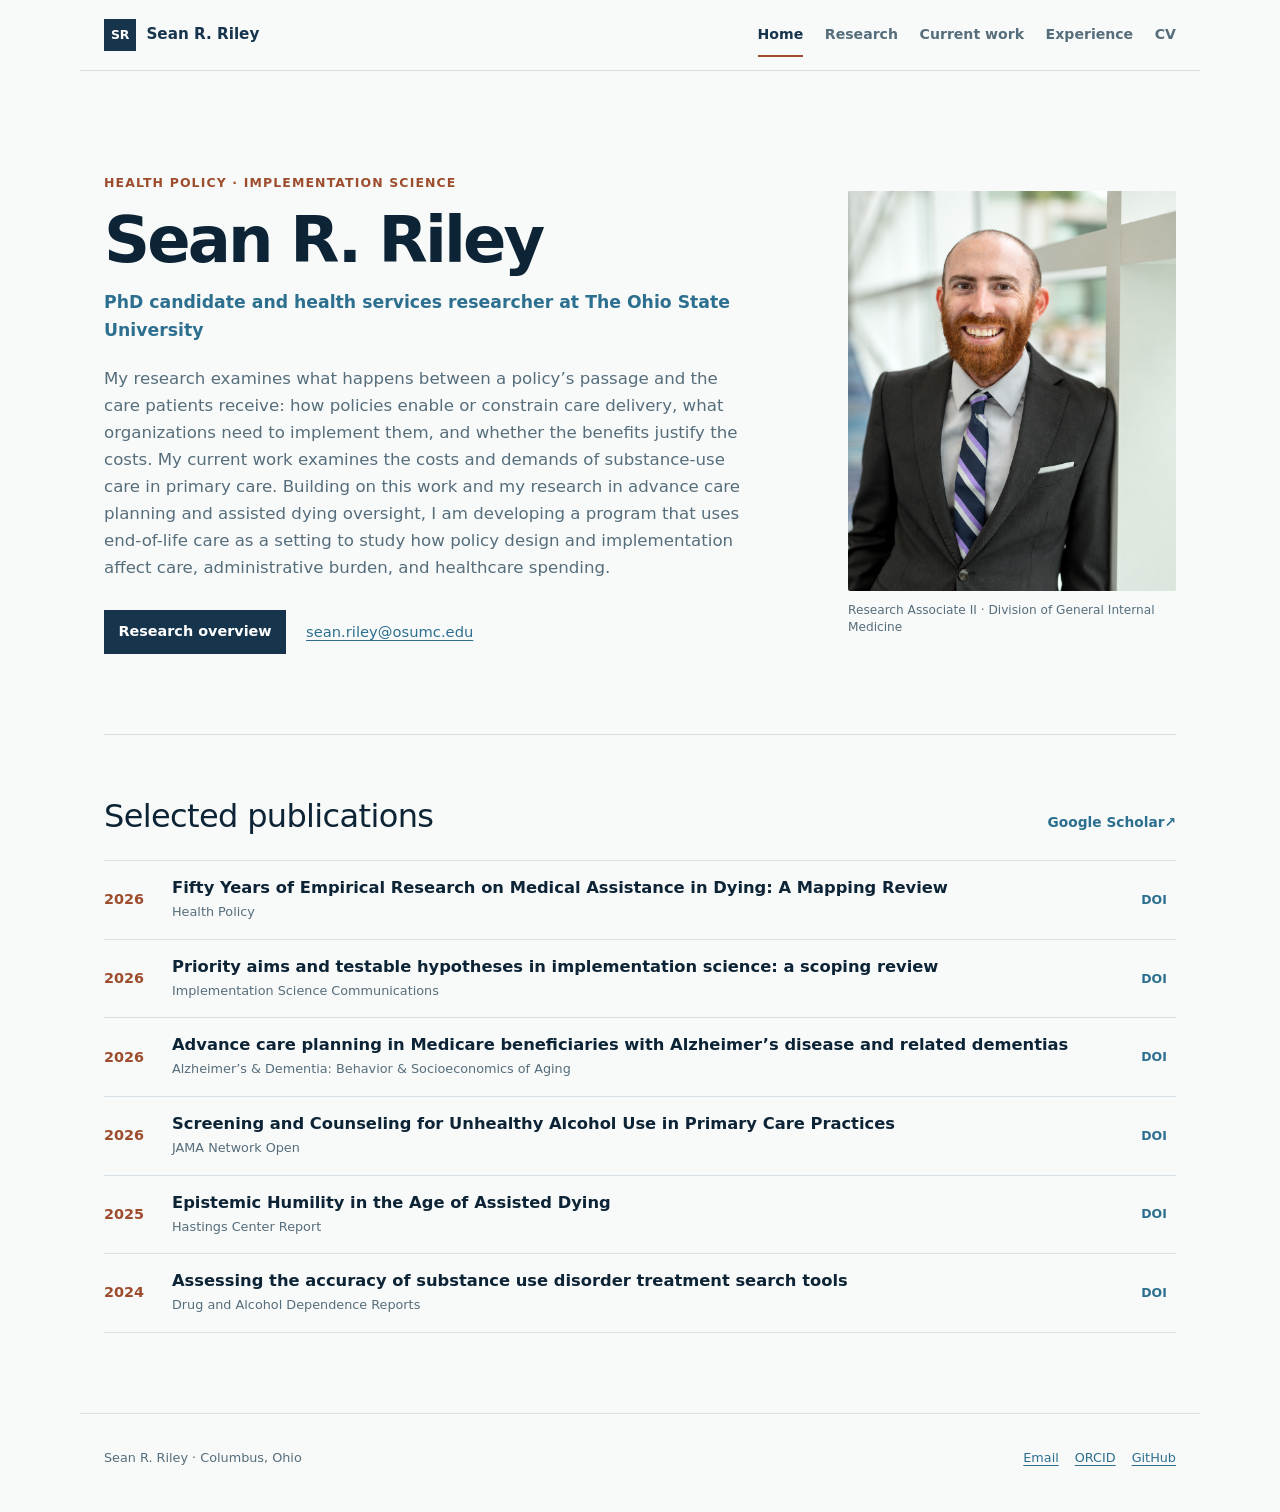
<file: index.html>
<!doctype html>
<html lang="en">
  <head>
    <meta charset="utf-8" />
    <meta name="viewport" content="width=device-width, initial-scale=1" />
    <meta name="description" content="Sean R. Riley studies how policy design and organizational resources shape care, with a developing research program in end-of-life policy implementation." />
    <meta name="theme-color" content="#17344d" />
    <title>Sean R. Riley | Health Policy Researcher</title>
    <link rel="stylesheet" href="styles.css" />
  </head>
  <body>
    <a class="skip-link" href="#main">Skip to content</a>
    <header class="site-header">
      <a class="wordmark" href="index.html" aria-label="Sean R. Riley, home">
        <span class="wordmark-mark">SR</span>
        <span>Sean R. Riley</span>
      </a>
      <nav class="desktop-nav" aria-label="Primary navigation">
        <a class="active" href="index.html" aria-current="page">Home</a>
        <a href="research.html">Research</a>
        <a href="agenda.html">Current work</a>
        <a href="experience.html">Experience</a>
        <a href="Sean-Riley-CV-Sep-2026.docx" download>CV</a>
      </nav>
      <details class="mobile-nav">
        <summary>Menu</summary>
        <div>
          <a href="index.html">Home</a>
          <a href="research.html">Research</a>
          <a href="agenda.html">Current work</a>
          <a href="experience.html">Experience</a>
          <a href="Sean-Riley-CV-Sep-2026.docx" download>Download CV</a>
        </div>
      </details>
    </header>

    <main id="main" class="home-main">
      <section class="home-intro">
        <div class="intro-copy">
          <p class="eyebrow">Health policy · implementation science</p>
          <h1>Sean R. Riley</h1>
          <p class="role">PhD candidate and health services researcher at The Ohio State University</p>
          <p class="bio">My research examines what happens between a policy’s passage and the care patients receive: how policies enable or constrain care delivery, what organizations need to implement them, and whether the benefits justify the costs.  My current work examines the costs and demands of substance-use care in primary care. Building on this work and my research in advance care planning and assisted dying oversight, I am developing a program that uses end-of-life care as a setting to study how policy design and implementation affect care, administrative burden, and healthcare spending.</p>
          <div class="intro-links">
            <a class="button" href="research.html">Research overview</a>
            <a class="text-link" href="mailto:sean.riley@osumc.edu">sean.riley@osumc.edu</a>
          </div>
        </div>
        <figure class="profile-photo">
          <img src="sean-riley-headshot-enhanced.png" alt="Sean Riley smiling in a professional portrait" width="1024" height="1536" fetchpriority="high" decoding="async" />
          <figcaption>Research Associate II · Division of General Internal Medicine</figcaption>
        </figure>
      </section>

      <section class="selected-publications" id="publications" aria-labelledby="publications-title">
        <div class="section-title-row">
          <h2 id="publications-title">Selected publications</h2>
          <a href="https://scholar.google.com/citations?user=aJ2f6VgAAAAJ&amp;hl=en" target="_blank" rel="noreferrer">Google Scholar <span aria-hidden="true">↗</span></a>
        </div>
        <ol class="publication-list">
          <li>
            <span class="pub-year">2026</span>
            <div><h3>Fifty Years of Empirical Research on Medical Assistance in Dying: A Mapping Review</h3><p>Health Policy</p></div>
            <a href="https://doi.org/10.1016/j.healthpol.2026.105745" target="_blank" rel="noreferrer" aria-label="Open the Mapping Review publication">DOI</a>
          </li>
          <li>
            <span class="pub-year">2026</span>
            <div><h3>Priority aims and testable hypotheses in implementation science: a scoping review</h3><p>Implementation Science Communications</p></div>
            <a href="https://doi.org/10.1186/s43058-026-01058-y" target="_blank" rel="noreferrer" aria-label="Open the PATHs scoping review publication">DOI</a>
          </li>
          <li>
            <span class="pub-year">2026</span>
            <div><h3>Advance care planning in Medicare beneficiaries with Alzheimer’s disease and related dementias</h3><p>Alzheimer’s &amp; Dementia: Behavior &amp; Socioeconomics of Aging</p></div>
            <a href="https://doi.org/10.1002/bsa3.70070" target="_blank" rel="noreferrer" aria-label="Open the advance care planning publication">DOI</a>
          </li>
          <li>
            <span class="pub-year">2026</span>
            <div><h3>Screening and Counseling for Unhealthy Alcohol Use in Primary Care Practices</h3><p>JAMA Network Open</p></div>
            <a href="https://doi.org/10.1001/jamanetworkopen.2025.53518" target="_blank" rel="noreferrer" aria-label="Open the unhealthy alcohol use publication">DOI</a>
          </li>
          <li>
            <span class="pub-year">2025</span>
            <div><h3>Epistemic Humility in the Age of Assisted Dying</h3><p>Hastings Center Report</p></div>
            <a href="https://doi.org/10.1002/hast.4960" target="_blank" rel="noreferrer" aria-label="Open the epistemic humility publication">DOI</a>
          </li>
          <li>
            <span class="pub-year">2024</span>
            <div><h3>Assessing the accuracy of substance use disorder treatment search tools</h3><p>Drug and Alcohol Dependence Reports</p></div>
            <a href="https://doi.org/10.1016/j.dadr.2024.100249" target="_blank" rel="noreferrer" aria-label="Open the treatment search tools publication">DOI</a>
          </li>
        </ol>
      </section>
    </main>

    <footer>
      <p>Sean R. Riley · Columbus, Ohio</p>
      <div>
        <a href="mailto:sean.riley@osumc.edu">Email</a>
        <a href="https://orcid.org/0000-0002-2005-030X" target="_blank" rel="noreferrer">ORCID</a>
        <a href="https://github.com/thenextseanriley" target="_blank" rel="noreferrer">GitHub</a>
      </div>
    </footer>
  </body>
</html>
</file>
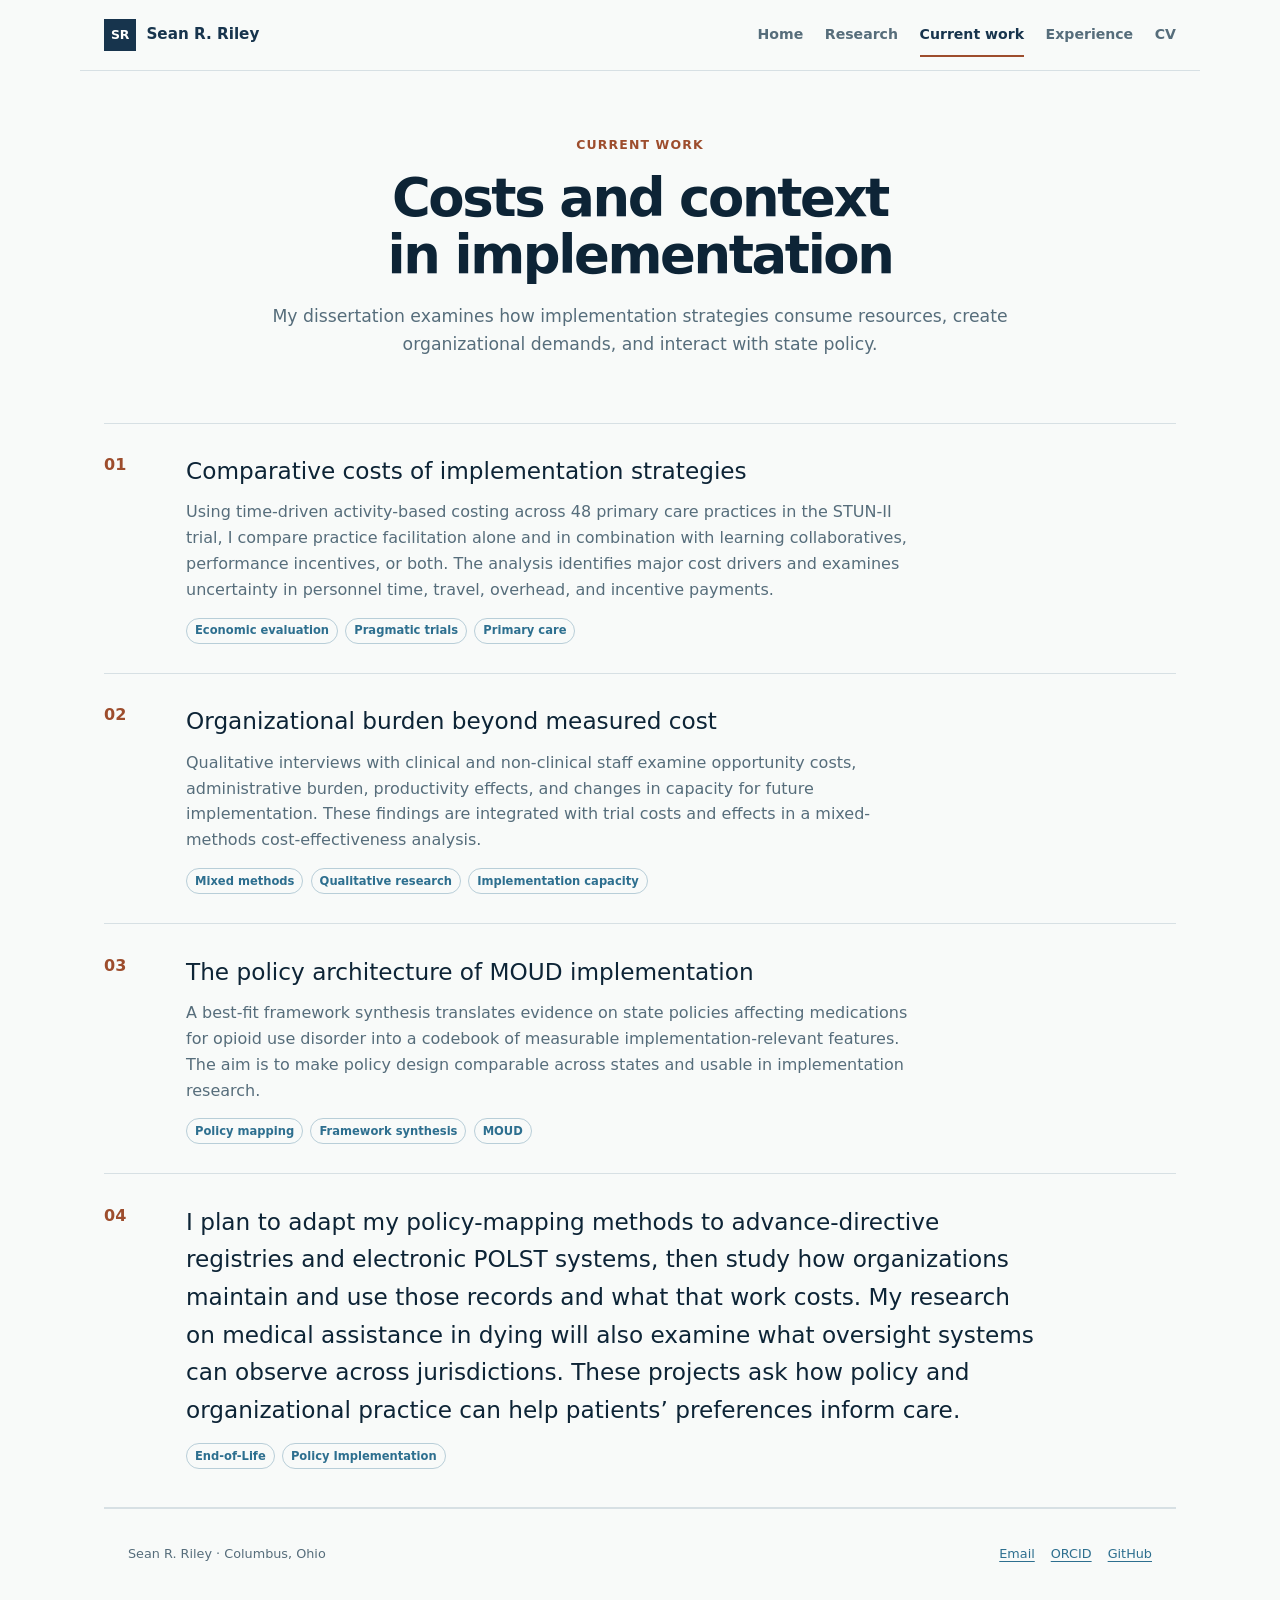
<file: agenda.html>
<!doctype html>
<html lang="en">
  <head>
    <meta charset="utf-8" />
    <meta name="viewport" content="width=device-width, initial-scale=1" />
    <meta name="description" content="Sean R. Riley's current research on implementation costs, organizational burden, and policy mapping." />
    <meta name="theme-color" content="#17344d" />
    <title>Current Work | Sean R. Riley</title>
    <link rel="stylesheet" href="styles.css" />
  </head>
  <body>
    <a class="skip-link" href="#main">Skip to content</a>
    <header class="site-header">
      <a class="wordmark" href="index.html" aria-label="Sean R. Riley, home"><span class="wordmark-mark">SR</span><span>Sean R. Riley</span></a>
      <nav class="desktop-nav" aria-label="Primary navigation">
        <a href="index.html">Home</a><a href="research.html">Research</a><a class="active" href="agenda.html" aria-current="page">Current work</a><a href="experience.html">Experience</a><a href="Sean-Riley-CV-Sep-2026.docx" download>CV</a>
      </nav>
      <details class="mobile-nav"><summary>Menu</summary><div><a href="index.html">Home</a><a href="research.html">Research</a><a href="agenda.html">Current work</a><a href="experience.html">Experience</a><a href="Sean-Riley-CV-Sep-2026.docx" download>Download CV</a></div></details>
    </header>

    <main id="main" class="page-main">
      <header class="page-heading">
        <p class="eyebrow">Current work</p>
        <h1>Costs and context in implementation</h1>
        <p class="lede">My dissertation examines how implementation strategies consume resources, create organizational demands, and interact with state policy.</p>
      </header>

      <div class="project-list">
        <article class="project">
          <span class="project-number">01</span>
          <div><h2>Comparative costs of implementation strategies</h2><p>Using time-driven activity-based costing across 48 primary care practices in the STUN-II trial, I compare practice facilitation alone and in combination with learning collaboratives, performance incentives, or both. The analysis identifies major cost drivers and examines uncertainty in personnel time, travel, overhead, and incentive payments.</p><div class="tags"><span>Economic evaluation</span><span>Pragmatic trials</span><span>Primary care</span></div></div>
        </article>
        <article class="project">
          <span class="project-number">02</span>
          <div><h2>Organizational burden beyond measured cost</h2><p>Qualitative interviews with clinical and non-clinical staff examine opportunity costs, administrative burden, productivity effects, and changes in capacity for future implementation. These findings are integrated with trial costs and effects in a mixed-methods cost-effectiveness analysis.</p><div class="tags"><span>Mixed methods</span><span>Qualitative research</span><span>Implementation capacity</span></div></div>
        </article>
        <article class="project">
          <span class="project-number">03</span>
          <div><h2>The policy architecture of MOUD implementation</h2><p>A best-fit framework synthesis translates evidence on state policies affecting medications for opioid use disorder into a codebook of measurable implementation-relevant features. The aim is to make policy design comparable across states and usable in implementation research.</p><div class="tags"><span>Policy mapping</span><span>Framework synthesis</span><span>MOUD</span></div></div>
        </article>
        <article class="project">
          <span class="project-number">04</span>
          <div><h2>I plan to adapt my policy-mapping methods to advance-directive registries and electronic POLST systems, then study how organizations maintain and use those records and what that work costs. My research on medical assistance in dying will also examine what oversight systems can observe across jurisdictions. These projects ask how policy and organizational practice can help patients’ preferences inform care.</p><div class="tags"><span>End-of-Life</span><span>Policy Implementation</span></div></div>
        </article>
      </div>


    <footer><p>Sean R. Riley · Columbus, Ohio</p><div><a href="mailto:sean.riley@osumc.edu">Email</a><a href="https://orcid.org/0000-0002-2005-030X" target="_blank" rel="noreferrer">ORCID</a><a href="https://github.com/thenextseanriley" target="_blank" rel="noreferrer">GitHub</a></div></footer>
  </body>
</html>
</file>
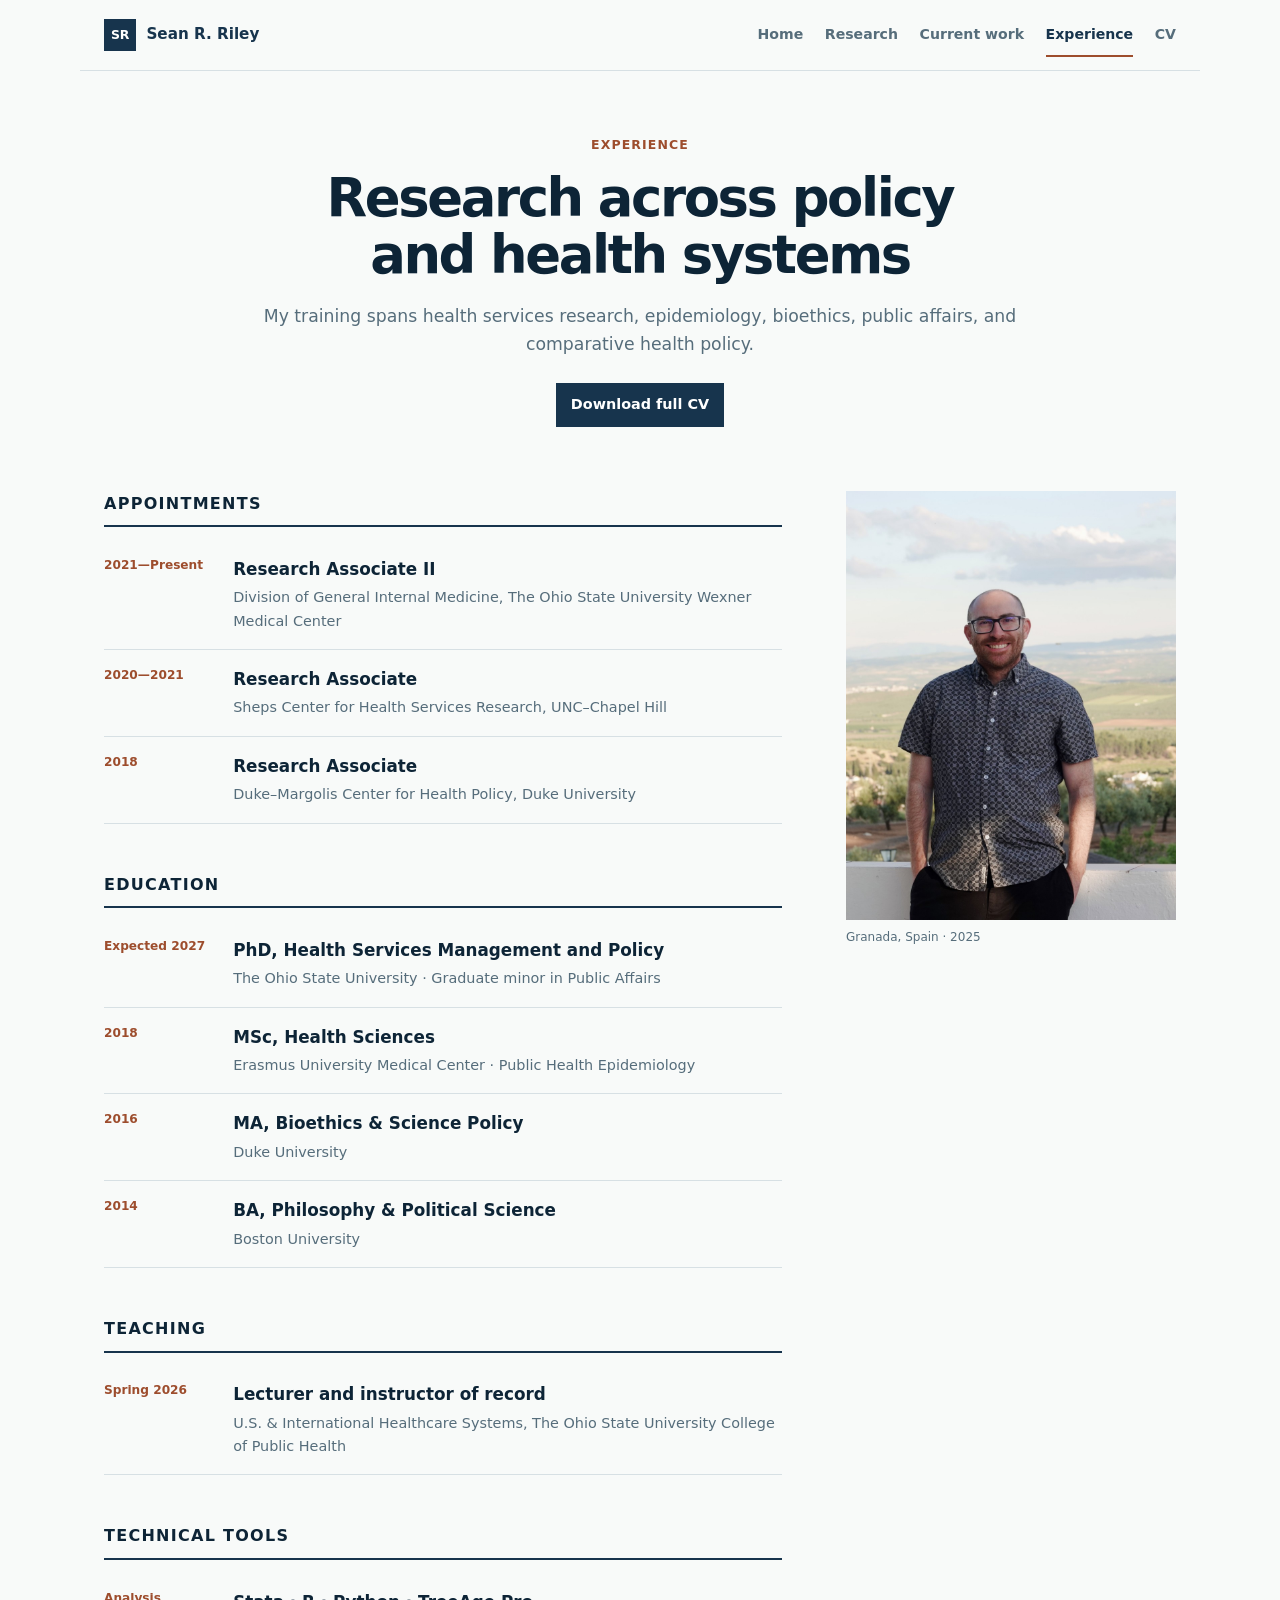
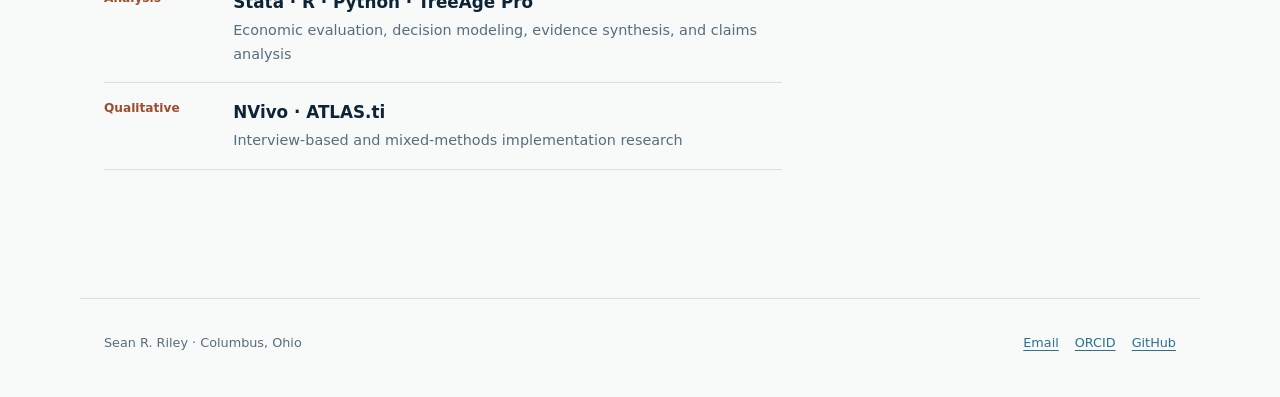
<file: experience.html>
<!doctype html>
<html lang="en">
  <head>
    <meta charset="utf-8" />
    <meta name="viewport" content="width=device-width, initial-scale=1" />
    <meta name="description" content="Sean R. Riley's research appointments, education, teaching, and technical methods." />
    <meta name="theme-color" content="#17344d" />
    <title>Experience | Sean R. Riley</title>
    <link rel="stylesheet" href="styles.css" />
  </head>
  <body>
    <a class="skip-link" href="#main">Skip to content</a>
    <header class="site-header">
      <a class="wordmark" href="index.html" aria-label="Sean R. Riley, home"><span class="wordmark-mark">SR</span><span>Sean R. Riley</span></a>
      <nav class="desktop-nav" aria-label="Primary navigation">
        <a href="index.html">Home</a><a href="research.html">Research</a><a href="agenda.html">Current work</a><a class="active" href="experience.html" aria-current="page">Experience</a><a href="Sean-Riley-CV-Sep-2026.docx" download>CV</a>
      </nav>
      <details class="mobile-nav"><summary>Menu</summary><div><a href="index.html">Home</a><a href="research.html">Research</a><a href="agenda.html">Current work</a><a href="experience.html">Experience</a><a href="Sean-Riley-CV-Sep-2026.docx" download>Download CV</a></div></details>
    </header>

    <main id="main" class="page-main">
      <header class="page-heading">
        <p class="eyebrow">Experience</p>
        <h1>Research across policy and health systems</h1>
        <p class="lede">My training spans health services research, epidemiology, bioethics, public affairs, and comparative health policy.</p>
        <div class="download-row"><a class="button" href="Sean-Riley-CV-Sep-2026.docx" download>Download full CV</a></div>
      </header>

      <div class="resume-grid">
        <div>
          <section class="resume-section" aria-labelledby="appointments-title">
            <h2 id="appointments-title">Appointments</h2>
            <article class="resume-item"><time>2021—Present</time><div><h3>Research Associate II</h3><p>Division of General Internal Medicine, The Ohio State University Wexner Medical Center</p></div></article>
            <article class="resume-item"><time>2020—2021</time><div><h3>Research Associate</h3><p>Sheps Center for Health Services Research, UNC–Chapel Hill</p></div></article>
            <article class="resume-item"><time>2018</time><div><h3>Research Associate</h3><p>Duke–Margolis Center for Health Policy, Duke University</p></div></article>
          </section>

          <section class="resume-section" aria-labelledby="education-title">
            <h2 id="education-title">Education</h2>
            <article class="resume-item"><time>Expected 2027</time><div><h3>PhD, Health Services Management and Policy</h3><p>The Ohio State University · Graduate minor in Public Affairs</p></div></article>
            <article class="resume-item"><time>2018</time><div><h3>MSc, Health Sciences</h3><p>Erasmus University Medical Center · Public Health Epidemiology</p></div></article>
            <article class="resume-item"><time>2016</time><div><h3>MA, Bioethics &amp; Science Policy</h3><p>Duke University</p></div></article>
            <article class="resume-item"><time>2014</time><div><h3>BA, Philosophy &amp; Political Science</h3><p>Boston University</p></div></article>
          </section>

          <section class="resume-section" aria-labelledby="teaching-title">
            <h2 id="teaching-title">Teaching</h2>
            <article class="resume-item"><time>Spring 2026</time><div><h3>Lecturer and instructor of record</h3><p>U.S. &amp; International Healthcare Systems, The Ohio State University College of Public Health</p></div></article>
          </section>

          <section class="resume-section" aria-labelledby="tools-title">
            <h2 id="tools-title">Technical tools</h2>
            <article class="resume-item"><time>Analysis</time><div><h3>Stata · R · Python · TreeAge Pro</h3><p>Economic evaluation, decision modeling, evidence synthesis, and claims analysis</p></div></article>
            <article class="resume-item"><time>Qualitative</time><div><h3>NVivo · ATLAS.ti</h3><p>Interview-based and mixed-methods implementation research</p></div></article>
          </section>
        </div>
        <figure class="side-photo">
          <img src="sean-riley-granada.jpg" alt="Sean Riley outdoors in Granada, Spain" width="1920" height="1280" />
          <figcaption>Granada, Spain · 2025</figcaption>
        </figure>
      </div>
    </main>

    <footer><p>Sean R. Riley · Columbus, Ohio</p><div><a href="mailto:sean.riley@osumc.edu">Email</a><a href="https://orcid.org/0000-0002-2005-030X" target="_blank" rel="noreferrer">ORCID</a><a href="https://github.com/thenextseanriley" target="_blank" rel="noreferrer">GitHub</a></div></footer>
  </body>
</html>
</file>
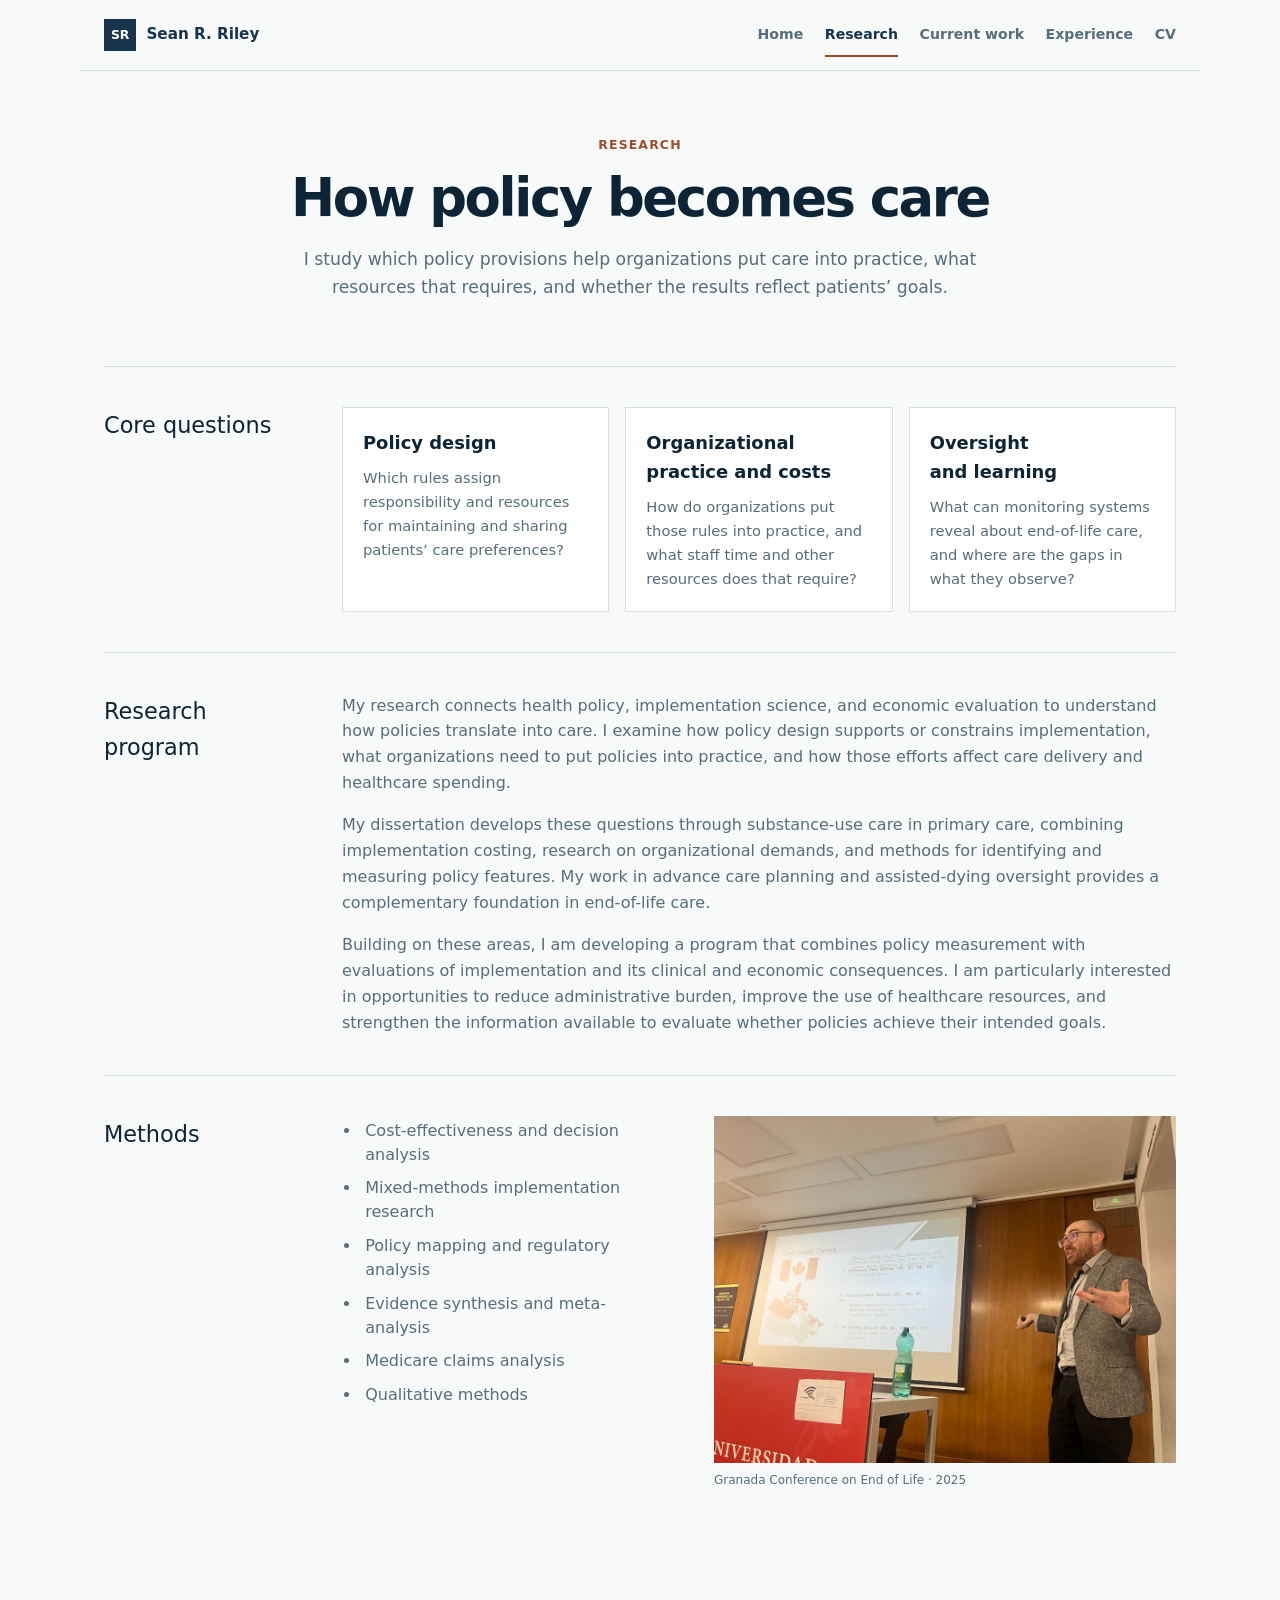
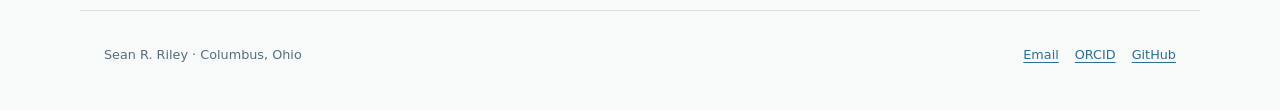
<file: research.html>
<!doctype html>
<html lang="en">
  <head>
    <meta charset="utf-8" />
    <meta name="viewport" content="width=device-width, initial-scale=1" />
    <meta name="description" content="Sean R. Riley studies policy design, organizational implementation, and costs in end-of-life and substance-use care." />
    <meta name="theme-color" content="#17344d" />
    <title>Research | Sean R. Riley</title>
    <link rel="stylesheet" href="styles.css" />
  </head>
  <body>
    <a class="skip-link" href="#main">Skip to content</a>
    <header class="site-header">
      <a class="wordmark" href="index.html" aria-label="Sean R. Riley, home"><span class="wordmark-mark">SR</span><span>Sean R. Riley</span></a>
      <nav class="desktop-nav" aria-label="Primary navigation">
        <a href="index.html">Home</a><a class="active" href="research.html" aria-current="page">Research</a><a href="agenda.html">Current work</a><a href="experience.html">Experience</a><a href="Sean-Riley-CV-Sep-2026.docx" download>CV</a>
      </nav>
      <details class="mobile-nav"><summary>Menu</summary><div><a href="index.html">Home</a><a href="research.html">Research</a><a href="agenda.html">Current work</a><a href="experience.html">Experience</a><a href="Sean-Riley-CV-Sep-2026.docx" download>Download CV</a></div></details>
    </header>

    <main id="main" class="page-main">
      <header class="page-heading">
        <p class="eyebrow">Research</p>
        <h1>How policy becomes care</h1>
        <p class="lede">I study which policy provisions help organizations put care into practice, what resources that requires, and whether the results reflect patients’ goals.</p>
      </header>

      <section class="content-grid" aria-labelledby="questions-title">
        <h2 id="questions-title">Core questions</h2>
        <div class="pillar-grid">
          <article class="pillar"><h3>Policy design</h3><p>Which rules assign responsibility and resources for maintaining and sharing patients’ care preferences?</p></article>
          <article class="pillar"><h3>Organizational practice and costs</h3><p>How do organizations put those rules into practice, and what staff time and other resources does that require?</p></article>
          <article class="pillar"><h3>Oversight and learning</h3><p>What can monitoring systems reveal about end-of-life care, and where are the gaps in what they observe?</p></article>
        </div>
      </section>

      <section class="content-grid" aria-labelledby="program-title">
        <h2 id="program-title">Research program</h2>
        <div>
          <p>My research connects health policy, implementation science, and economic evaluation to understand how policies translate into care. I examine how policy design supports or constrains implementation, what organizations need to put policies into practice, and how those efforts affect care delivery and healthcare spending.</p>
          <p>My dissertation develops these questions through substance-use care in primary care, combining implementation costing, research on organizational demands, and methods for identifying and measuring policy features. My work in advance care planning and assisted-dying oversight provides a complementary foundation in end-of-life care.</p>
          <p>Building on these areas, I am developing a program that combines policy measurement with evaluations of implementation and its clinical and economic consequences. I am particularly interested in opportunities to reduce administrative burden, improve the use of healthcare resources, and strengthen the information available to evaluate whether policies achieve their intended goals.</p>
        </div>
      </section>

      <section class="content-grid" aria-labelledby="methods-title">
        <h2 id="methods-title">Methods</h2>
        <div class="inline-figure">
          <figure>
            <img src="sean-riley-speaking.jpg" alt="Sean Riley presenting comparative policy research at a conference" width="1024" height="768" />
            <figcaption>Granada Conference on End of Life · 2025</figcaption>
          </figure>
          <ul class="methods-list">
            <li>Cost-effectiveness and decision analysis</li>
            <li>Mixed-methods implementation research</li>
            <li>Policy mapping and regulatory analysis</li>
            <li>Evidence synthesis and meta-analysis</li>
            <li>Medicare claims analysis</li>
            <li>Qualitative methods</li>
          </ul>
        </div>
      </section>
    </main>

    <footer><p>Sean R. Riley · Columbus, Ohio</p><div><a href="mailto:sean.riley@osumc.edu">Email</a><a href="https://orcid.org/0000-0002-2005-030X" target="_blank" rel="noreferrer">ORCID</a><a href="https://github.com/thenextseanriley" target="_blank" rel="noreferrer">GitHub</a></div></footer>
  </body>
</html>
</file>
<file: styles.css>
:root {
  --ink: #17344d;
  --ink-deep: #0d2436;
  --paper: #f8faf9;
  --white: #ffffff;
  --blue: #2d6f8f;
  --rust: #9d4d2d;
  --line: #d7e0e4;
  --muted: #566d7b;
  --display: "Aptos Display", "Segoe UI Variable Display", "Segoe UI", system-ui, sans-serif;
  --sans: "Aptos", "Segoe UI Variable Text", "Segoe UI", system-ui, sans-serif;
}

* { box-sizing: border-box; }
html { scroll-behavior: smooth; }
body {
  margin: 0;
  color: var(--ink);
  background: var(--paper);
  font-family: var(--sans);
  font-size: 1rem;
  line-height: 1.62;
}
a { color: inherit; }
img { display: block; max-width: 100%; }
.skip-link { position: absolute; left: -9999px; top: 0; }
.skip-link:focus { left: 1rem; top: 1rem; z-index: 100; padding: .65rem .9rem; background: white; }

.site-header {
  max-width: 1120px;
  min-height: 68px;
  margin: 0 auto;
  padding: .8rem 1.5rem;
  display: flex;
  align-items: center;
  justify-content: space-between;
  gap: 2rem;
  border-bottom: 1px solid var(--line);
}
.wordmark { display: inline-flex; align-items: center; min-height: 44px; gap: .65rem; font-size: .95rem; font-weight: 700; text-decoration: none; }
.wordmark-mark { display: grid; place-items: center; width: 2rem; height: 2rem; color: white; background: var(--ink); font-family: var(--display); font-size: .78rem; font-weight: 750; letter-spacing: -.02em; }
.desktop-nav { display: flex; align-items: center; gap: 1.35rem; }
.desktop-nav a { display: inline-flex; align-items: center; min-height: 44px; padding: .2rem 0; color: var(--muted); font-size: .88rem; font-weight: 650; text-decoration: none; }
.desktop-nav a:hover, .desktop-nav a.active { color: var(--ink); box-shadow: inset 0 -2px var(--rust); }
.mobile-nav { display: none; position: relative; }
.mobile-nav summary { display: flex; align-items: center; min-height: 44px; cursor: pointer; list-style: none; font-size: .9rem; font-weight: 700; }
.mobile-nav summary::-webkit-details-marker { display: none; }
.mobile-nav summary::after { content: "+"; margin-left: .4rem; color: var(--rust); }
.mobile-nav[open] summary::after { content: "−"; }
.mobile-nav div { position: absolute; top: 2rem; right: 0; z-index: 10; min-width: 205px; padding: .55rem; background: white; border: 1px solid var(--line); box-shadow: 0 12px 30px rgba(13,36,54,.13); }
.mobile-nav a { display: flex; align-items: center; min-height: 44px; padding: .55rem .65rem; text-decoration: none; }

.home-main, .page-main, footer { max-width: 1120px; margin: 0 auto; padding-left: 1.5rem; padding-right: 1.5rem; }
.home-intro { display: grid; grid-template-columns: minmax(0, 1fr) 328px; gap: clamp(3rem, 8vw, 7rem); align-items: center; padding: clamp(4rem, 8vw, 7rem) 0 5rem; }
.intro-copy { max-width: 650px; }
.eyebrow { margin: 0 0 .9rem; color: var(--rust); font-size: .78rem; font-weight: 800; letter-spacing: .09em; text-transform: uppercase; }
h1, h2, h3 { color: var(--ink-deep); font-family: var(--display); text-wrap: balance; }
h1 { margin: 0; font-size: clamp(2.65rem, 5vw, 4.1rem); font-weight: 650; letter-spacing: -.045em; line-height: 1.02; }
.role { margin: 1rem 0 1.35rem; color: var(--blue); font-size: 1.08rem; font-weight: 650; }
.bio { margin: 0; max-width: 64ch; color: var(--muted); font-size: 1.04rem; }
.intro-links { display: flex; flex-wrap: wrap; align-items: center; gap: 1.25rem; margin-top: 1.75rem; }
.button { display: inline-flex; align-items: center; min-height: 44px; padding: .55rem .9rem; color: white; background: var(--ink); font-size: .9rem; font-weight: 700; text-decoration: none; }
.button:hover { background: var(--blue); }
.text-link { display: inline-flex; align-items: center; min-height: 44px; color: var(--blue); font-size: .92rem; text-underline-offset: .2em; }
.profile-photo { width: 100%; margin: 0; }
.profile-photo img { width: 100%; height: auto; aspect-ratio: 32 / 39; object-fit: cover; object-position: 50% 30%; border-radius: 2px; }
.profile-photo figcaption { margin-top: .65rem; color: var(--muted); font-size: .76rem; line-height: 1.4; }

.selected-publications { padding: 3.5rem 0 5rem; border-top: 1px solid var(--line); }
.section-title-row { display: flex; align-items: baseline; justify-content: space-between; gap: 2rem; margin-bottom: 1rem; }
.section-title-row h2 { margin: 0; font-size: 2rem; font-weight: 500; letter-spacing: -.02em; }
.section-title-row a { display: inline-flex; align-items: center; min-height: 44px; color: var(--blue); font-size: .86rem; font-weight: 700; text-decoration: none; }
.publication-list { margin: 0; padding: 0; list-style: none; border-top: 1px solid var(--line); }
.publication-list li { display: grid; grid-template-columns: 52px minmax(0, 1fr) 38px; gap: 1rem; align-items: center; padding: 1rem 0; border-bottom: 1px solid var(--line); }
.pub-year { color: var(--rust); font-family: var(--display); font-size: .9rem; font-weight: 650; }
.publication-list h3 { margin: 0; font-size: 1.02rem; font-weight: 600; line-height: 1.35; }
.publication-list p { margin: .18rem 0 0; color: var(--muted); font-size: .8rem; }
.publication-list li > a { display: inline-flex; align-items: center; justify-content: center; justify-self: end; min-width: 44px; min-height: 44px; color: var(--blue); font-size: .78rem; font-weight: 800; text-decoration: none; }

.page-main { padding-top: 4rem; padding-bottom: 5rem; }
.page-heading { max-width: 940px; margin: 0 auto 4rem; padding: 0 clamp(0rem, 4vw, 2.5rem); text-align: center; }
.page-heading h1 { font-size: clamp(2.2rem, 4.2vw, 3.3rem); line-height: 1.08; }
.page-heading .lede { max-width: 760px; margin: 1.25rem auto 0; color: var(--muted); font-size: 1.08rem; line-height: 1.6; text-wrap: pretty; }
.content-grid { display: grid; grid-template-columns: 190px minmax(0, 1fr); gap: 3rem; padding: 2.5rem 0; border-top: 1px solid var(--line); }
.content-grid > h2 { margin: 0; font-size: 1.4rem; font-weight: 500; }
.content-grid p:first-child { margin-top: 0; }
.content-grid p:last-child { margin-bottom: 0; }
.content-grid p, .content-grid li { color: var(--muted); }
.pillar-grid { display: grid; grid-template-columns: repeat(3, 1fr); gap: 1rem; }
.pillar { padding: 1.25rem; background: white; border: 1px solid var(--line); }
.pillar h3 { margin: 0 0 .6rem; font-size: 1.12rem; }
.pillar p { margin: 0; font-size: .92rem; }
.methods-list { order: 1; display: grid; grid-template-columns: 1fr; align-content: start; gap: .6rem; margin: .15rem 0 0; padding-left: 1.2rem; }
.methods-list li { min-width: 0; padding-left: .25rem; line-height: 1.5; }
.inline-figure { display: grid; grid-template-columns: minmax(0, 1fr) minmax(374px, 462px); gap: 3rem; align-items: start; }
.inline-figure figure { order: 2; margin: 0; }
.inline-figure img { width: 100%; height: auto; aspect-ratio: 4 / 3; object-fit: cover; }
.inline-figure figcaption { margin-top: .5rem; color: var(--muted); font-size: .75rem; }

.project-list { border-top: 1px solid var(--line); }
.project { display: grid; grid-template-columns: 58px minmax(0, 1fr); gap: 1.5rem; padding: 1.8rem 0; border-bottom: 1px solid var(--line); }
.project-number { color: var(--rust); font-family: var(--display); font-weight: 650; }
.project h2 { margin: 0 0 .6rem; font-size: 1.45rem; font-weight: 500; }
.project p { margin: 0; max-width: 72ch; color: var(--muted); }
.tags { display: flex; flex-wrap: wrap; gap: .45rem; margin-top: .9rem; }
.tags span { padding: .18rem .5rem; color: var(--blue); border: 1px solid #b8ced8; border-radius: 999px; font-size: .72rem; font-weight: 700; }
.future-program { max-width: 780px; margin: 3rem 0 0 73px; }
.future-program h2 { margin: 0 0 .7rem; font-size: 1.45rem; font-weight: 500; }
.future-program p { margin: 0; color: var(--muted); }

.resume-grid { display: grid; grid-template-columns: minmax(0, 1fr) 330px; gap: 4rem; align-items: start; }
.resume-section { margin-bottom: 3rem; }
.resume-section > h2 { margin: 0 0 .8rem; padding-bottom: .55rem; border-bottom: 2px solid var(--ink); font-size: 1rem; font-family: var(--sans); letter-spacing: .08em; text-transform: uppercase; }
.resume-item { display: grid; grid-template-columns: 110px minmax(0, 1fr); gap: 1.2rem; padding: 1rem 0; border-bottom: 1px solid var(--line); }
.resume-item time { color: var(--rust); font-size: .76rem; font-weight: 750; }
.resume-item h3 { margin: 0 0 .2rem; font-size: 1.05rem; font-weight: 600; }
.resume-item p { margin: 0; color: var(--muted); font-size: .9rem; }
.side-photo { width: 100%; max-width: 330px; margin: 0; position: sticky; top: 2rem; }
.side-photo img { width: 100%; height: auto; aspect-ratio: 10 / 13; object-fit: cover; object-position: center; }
.side-photo figcaption { margin-top: .55rem; color: var(--muted); font-size: .75rem; }
.download-row { margin-top: 1.5rem; }

footer { display: flex; align-items: center; justify-content: space-between; gap: 2rem; padding-top: 1.4rem; padding-bottom: 2rem; border-top: 1px solid var(--line); color: var(--muted); font-size: .8rem; }
footer p { margin: 0; }
footer div { display: flex; gap: 1rem; }
footer a { display: inline-flex; align-items: center; min-height: 44px; color: var(--blue); text-underline-offset: .2em; }
a:focus-visible { outline: 3px solid #e7a35d; outline-offset: 3px; }

@media (max-width: 760px) {
  .desktop-nav { display: none; }
  .mobile-nav { display: block; }
  .home-intro { grid-template-columns: 1fr; gap: 2.5rem; padding-top: 3.25rem; }
  .profile-photo { max-width: 310px; }
  .content-grid { grid-template-columns: 1fr; gap: 1rem; }
  .pillar-grid { grid-template-columns: 1fr; }
  .inline-figure { grid-template-columns: 1fr; }
  .inline-figure figure { margin-top: .75rem; }
  .resume-grid { grid-template-columns: 1fr; }
  .side-photo { position: static; }
  .future-program { margin-left: 0; }
}

@media (max-width: 520px) {
  .site-header, .home-main, .page-main, footer { padding-left: 1rem; padding-right: 1rem; }
  .wordmark > span:last-child { display: none; }
  h1 { font-size: 2.75rem; }
  .section-title-row { align-items: flex-start; flex-direction: column; gap: .5rem; }
  .publication-list li { grid-template-columns: 44px minmax(0, 1fr); }
  .publication-list li > a { grid-column: 2; justify-self: start; }
  .project { grid-template-columns: 38px minmax(0, 1fr); gap: .8rem; }
  .resume-item { grid-template-columns: 1fr; gap: .3rem; }
  .methods-list { grid-template-columns: 1fr; }
  footer { align-items: flex-start; flex-direction: column; }
}

@media (prefers-reduced-motion: reduce) {
  html { scroll-behavior: auto; }
}
</file>
